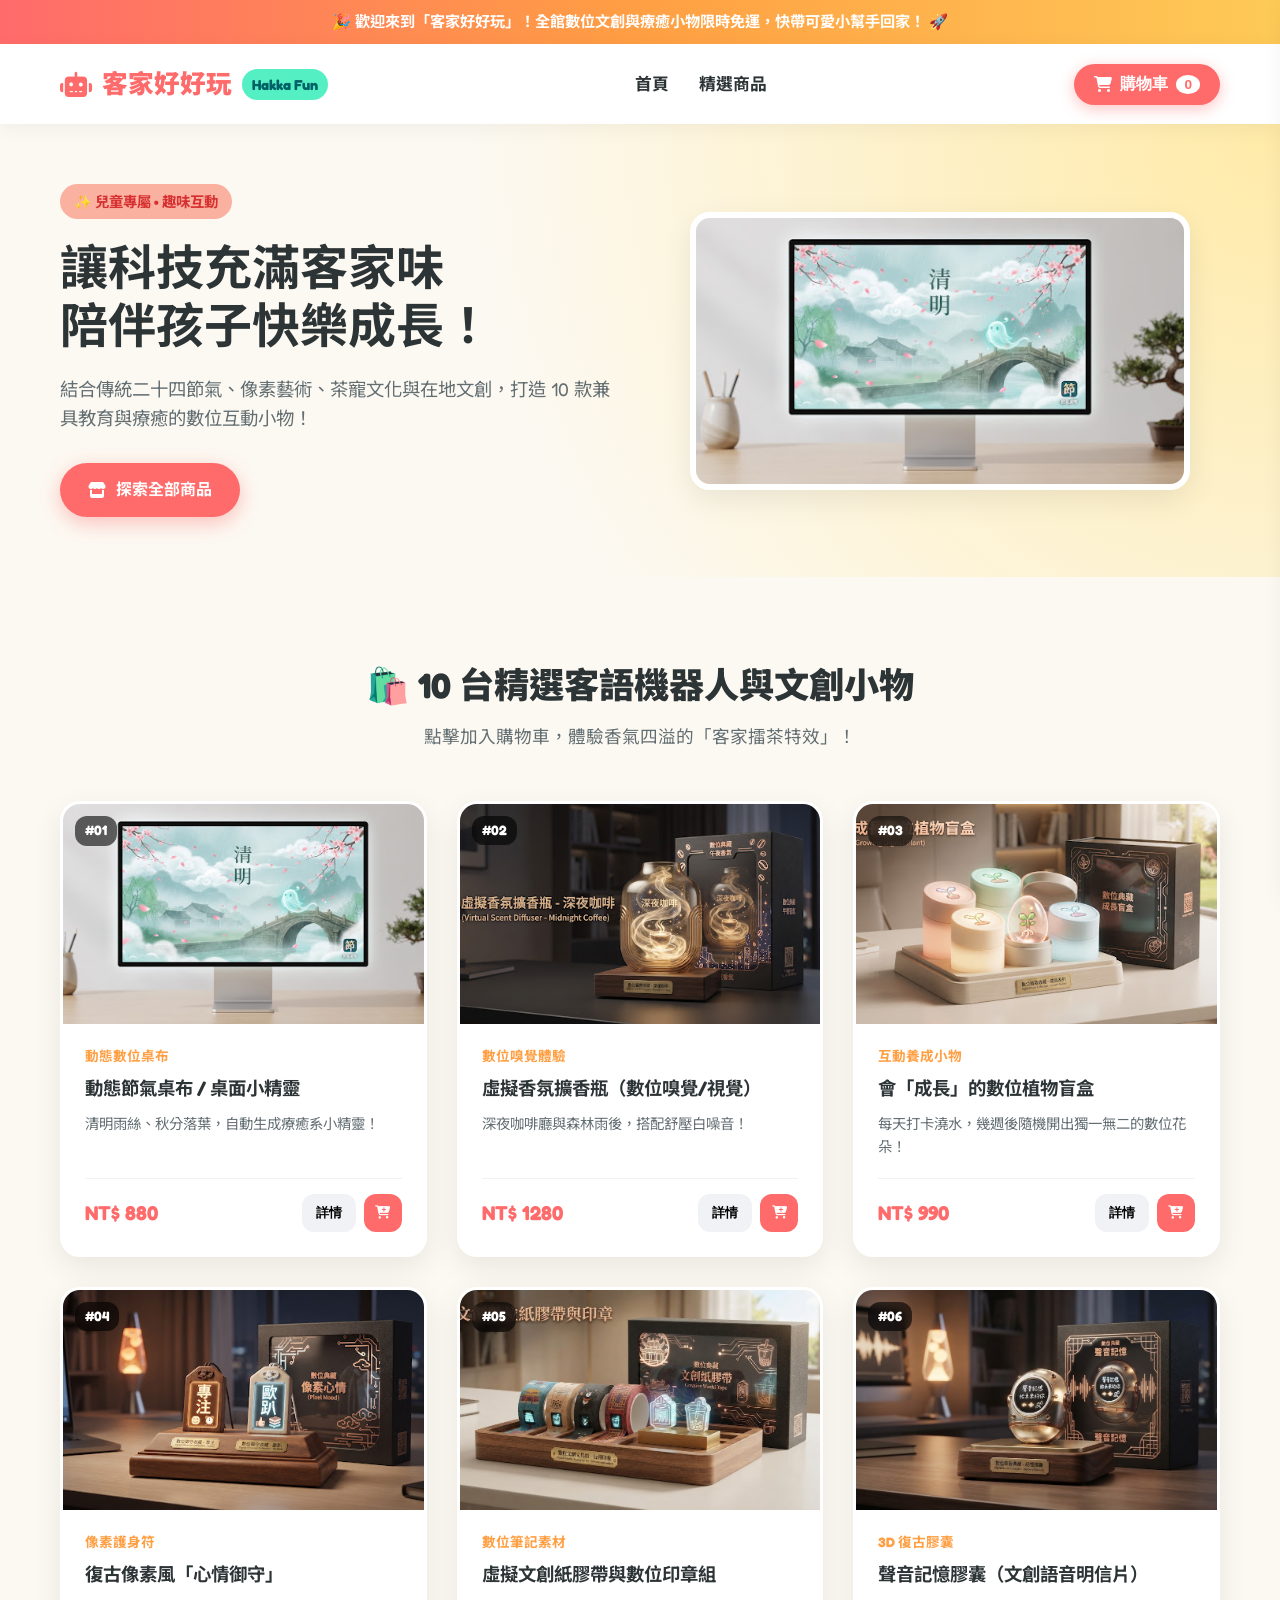
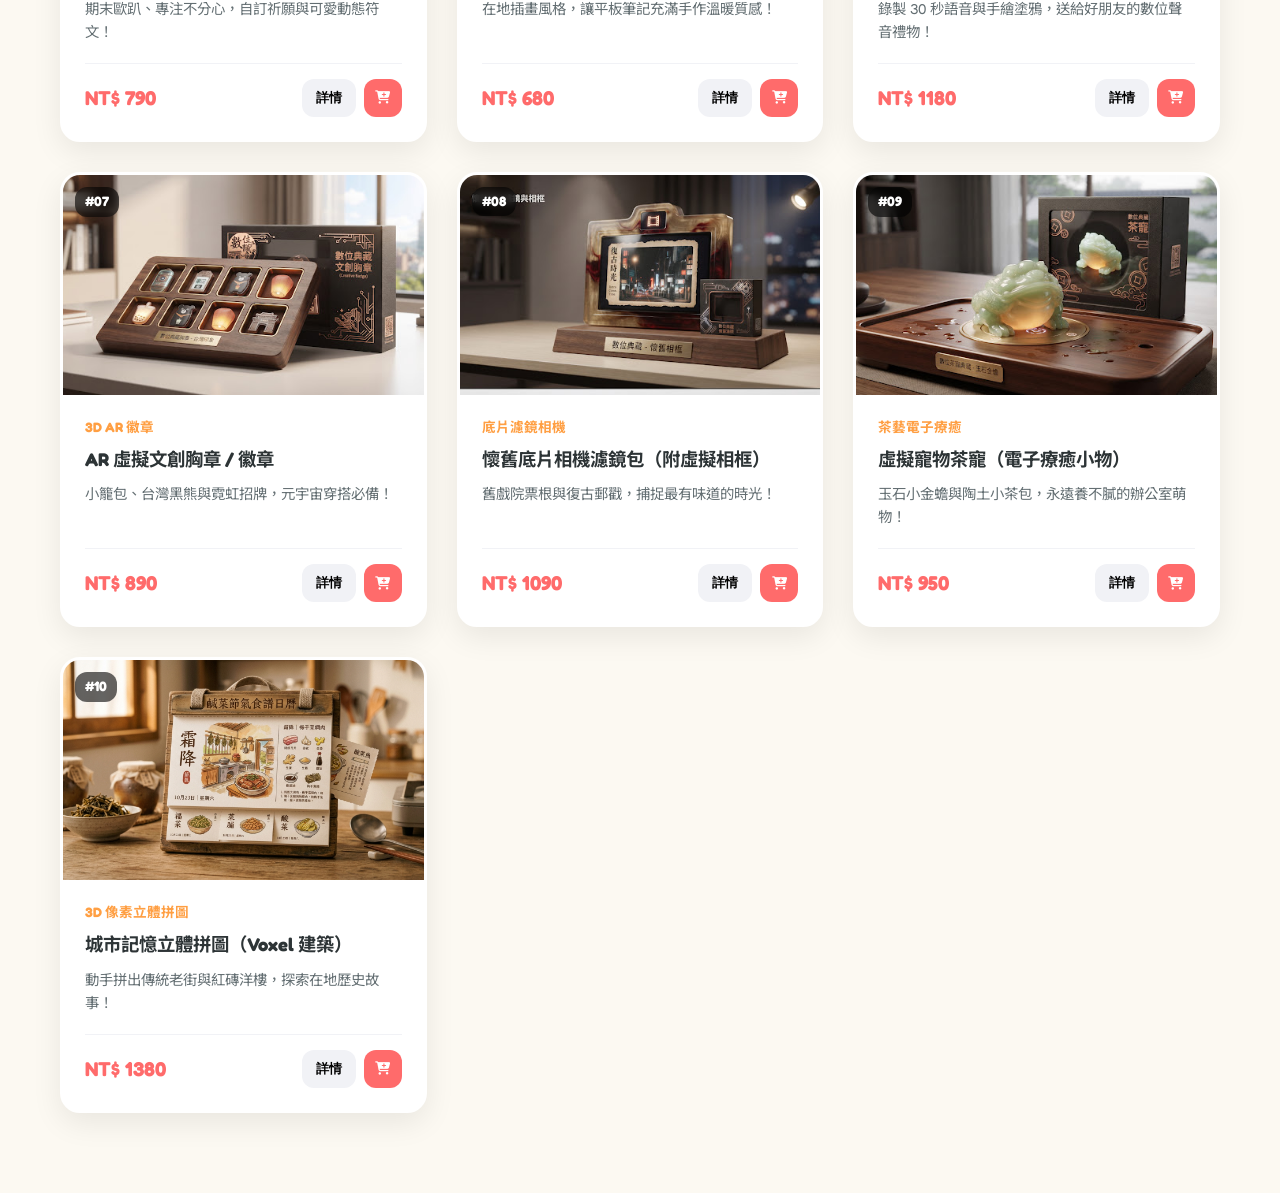
<file: js.html>
<!DOCTYPE html>
<html lang="zh-TW">
<head>
    <meta charset="UTF-8">
    <meta name="viewport" content="width=device-width, initial-scale=1.0">
    <title>客家好好玩 - 兒童數位文創專賣店</title>
    <!-- 引入 Google Fonts 與 FontAwesome 圖示 -->
    <link href="https://fonts.googleapis.com/css2?family=Fredoka:wght@400;600&family=Noto+Sans+TC:wght@400;700;900&display=swap" rel="stylesheet">
    <link rel="stylesheet" href="https://cdnjs.cloudflare.com/ajax/libs/font-awesome/6.4.0/css/all.min.css">
    
    <style>
        /* ------------------------------------------------ */
        /* 🎨 溫暖柔和的底色設定 (#fcf9f2)                   */
        /* ------------------------------------------------ */
        :root {
            --primary-color: #ff6b6b;
            --secondary-color: #ff9f43;
            --accent-color: #1dd1a1;
            --mint-color: #55efc4;
            --bg-color: #fcf9f2; 
            --card-bg: #ffffff;
            --text-color: #2d3436;
            --text-light: #636e72;
            --border-radius: 20px;
            --box-shadow: 0 10px 30px rgba(0, 0, 0, 0.08);
            --transition: all 0.3s cubic-bezier(0.4, 0, 0.2, 1);
        }

        * {
            margin: 0;
            padding: 0;
            box-sizing: border-box;
        }

        html {
            scroll-behavior: smooth;
        }

        body {
            font-family: 'Fredoka', 'Noto Sans TC', sans-serif;
            background-color: var(--bg-color);
            color: var(--text-color);
            line-height: 1.6;
            overflow-x: hidden;
        }

        .container {
            max-width: 1200px;
            margin: 0 auto;
            padding: 0 20px;
        }

        /* 頂部宣傳橫幅 */
        .top-banner {
            background: linear-gradient(90deg, #ff6b6b, #ff9f43, #feca57);
            color: white;
            text-align: center;
            padding: 10px 15px;
            font-size: 0.95rem;
            font-weight: 700;
        }

        /* 導覽列 */
        .navbar {
            background: rgba(255, 255, 255, 0.95);
            backdrop-filter: blur(10px);
            position: sticky;
            top: 0;
            z-index: 1000;
            box-shadow: 0 4px 20px rgba(0,0,0,0.05);
        }

        .nav-container {
            display: flex;
            justify-content: space-between;
            align-items: center;
            height: 80px;
        }

        .logo {
            font-size: 1.6rem;
            font-weight: 900;
            color: var(--primary-color);
            text-decoration: none;
            display: flex;
            align-items: center;
            gap: 10px;
        }

        .logo span {
            font-size: 0.9rem;
            background: var(--mint-color);
            color: #006266;
            padding: 4px 10px;
            border-radius: 20px;
        }

        .nav-links {
            display: flex;
            gap: 30px;
        }

        .nav-links a {
            text-decoration: none;
            color: var(--text-color);
            font-weight: 700;
            font-size: 1.05rem;
            transition: var(--transition);
        }

        .nav-links a:hover {
            color: var(--primary-color);
        }

        .cart-btn {
            background: var(--primary-color);
            color: white;
            border: none;
            padding: 10px 20px;
            border-radius: 30px;
            font-weight: 700;
            font-size: 1rem;
            cursor: pointer;
            display: flex;
            align-items: center;
            gap: 8px;
            box-shadow: 0 4px 15px rgba(255, 107, 107, 0.4);
            transition: var(--transition);
        }

        .cart-btn:hover {
            transform: translateY(-2px);
            background: #ff5252;
        }

        .cart-badge {
            background: white;
            color: var(--primary-color);
            padding: 2px 8px;
            border-radius: 50%;
            font-size: 0.85rem;
        }

        /* Hero 區塊 */
        .hero {
            padding: 60px 0;
            background: radial-gradient(circle at top right, #ffeaa7 0%, var(--bg-color) 60%);
        }

        .hero-content {
            display: grid;
            grid-template-columns: 1fr 1fr;
            align-items: center;
            gap: 40px;
        }

        .badge-tag {
            display: inline-block;
            background: #fab1a0;
            color: #d63031;
            padding: 6px 14px;
            border-radius: 20px;
            font-weight: 700;
            font-size: 0.9rem;
            margin-bottom: 20px;
        }

        .hero-text h1 {
            font-size: 3rem;
            line-height: 1.2;
            margin-bottom: 20px;
        }

        .hero-text p {
            font-size: 1.15rem;
            color: var(--text-light);
            margin-bottom: 30px;
        }

        .btn {
            padding: 14px 28px;
            border-radius: 30px;
            font-weight: 700;
            text-decoration: none;
            display: inline-flex;
            align-items: center;
            gap: 10px;
            transition: var(--transition);
            cursor: pointer;
            border: none;
            font-size: 1rem;
        }

        .btn-primary {
            background: var(--primary-color);
            color: white;
            box-shadow: 0 6px 20px rgba(255, 107, 107, 0.4);
        }

        .btn-primary:hover {
            background: #ff5252;
            transform: translateY(-3px);
        }

        .hero-image {
            display: flex;
            justify-content: center;
        }

        .hero-main-img {
            width: 100%;
            max-width: 500px;
            border-radius: var(--border-radius);
            box-shadow: var(--box-shadow);
            border: 6px solid white;
        }

        /* 商品展示區 */
        .products-section {
            padding: 80px 0;
            background-color: var(--bg-color);
        }

        .section-title {
            text-align: center;
            font-size: 2.2rem;
            margin-bottom: 10px;
            font-weight: 900;
        }

        .section-subtitle {
            text-align: center;
            color: var(--text-light);
            font-size: 1.1rem;
            margin-bottom: 50px;
        }

        .product-grid {
            display: grid;
            grid-template-columns: repeat(auto-fit, minmax(280px, 1fr));
            gap: 30px;
        }

        .product-card {
            background: var(--card-bg);
            border-radius: var(--border-radius);
            overflow: hidden;
            box-shadow: var(--box-shadow);
            transition: var(--transition);
            display: flex;
            flex-direction: column;
            border: 3px solid #fff;
        }

        .product-card:hover {
            transform: translateY(-8px);
            box-shadow: 0 15px 35px rgba(0, 0, 0, 0.12);
        }

        .product-img-box {
            position: relative;
            height: 220px;
            overflow: hidden;
            background: #dfe6e9;
        }

        .product-img-box img {
            width: 100%;
            height: 100%;
            object-fit: cover;
            transition: transform 0.5s ease;
        }

        .product-card:hover .product-img-box img {
            transform: scale(1.05);
        }

        .product-num-tag {
            position: absolute;
            top: 12px;
            left: 12px;
            background: rgba(0, 0, 0, 0.6);
            backdrop-filter: blur(5px);
            color: white;
            padding: 4px 10px;
            border-radius: 12px;
            font-weight: 700;
            font-size: 0.85rem;
        }

        .product-info {
            padding: 22px;
            display: flex;
            flex-direction: column;
            flex-grow: 1;
        }

        .product-category {
            font-size: 0.85rem;
            color: var(--secondary-color);
            font-weight: 700;
            margin-bottom: 6px;
        }

        .product-title {
            font-size: 1.15rem;
            font-weight: 700;
            margin-bottom: 8px;
        }

        .product-slogan {
            font-size: 0.9rem;
            color: var(--text-light);
            margin-bottom: 20px;
            flex-grow: 1;
        }

        .product-footer {
            display: flex;
            justify-content: space-between;
            align-items: center;
            border-top: 1px solid #f1f2f6;
            padding-top: 15px;
        }

        .product-price {
            font-size: 1.25rem;
            font-weight: 900;
            color: var(--primary-color);
        }

        .product-btn-group {
            display: flex;
            gap: 8px;
        }

        .btn-detail {
            background: #f1f2f6;
            border: none;
            padding: 8px 14px;
            border-radius: 12px;
            font-weight: 700;
            cursor: pointer;
            transition: var(--transition);
        }

        .btn-add-cart {
            background: var(--primary-color);
            color: white;
            border: none;
            width: 38px;
            height: 38px;
            border-radius: 12px;
            display: flex;
            align-items: center;
            justify-content: center;
            cursor: pointer;
            transition: var(--transition);
        }

        .btn-add-cart:hover {
            background: #ff5252;
            transform: scale(1.05);
        }

        /* ------------------------------------------------ */
        /* 🍵 客家擂茶特效動畫與粒子樣式                      */
        /* ------------------------------------------------ */
        .lei-cha-particle {
            position: fixed !important;
            font-size: 1.6rem !important;
            pointer-events: none !important;
            z-index: 99999 !important;
            animation: leiChaExplode 0.8s cubic-bezier(0.1, 0.8, 0.3, 1) forwards !important;
        }

        @keyframes leiChaExplode {
            0% {
                transform: translate(0, 0) scale(0.4) rotate(0deg);
                opacity: 1;
            }
            100% {
                transform: translate(var(--tx), var(--ty)) scale(1.5) rotate(360deg);
                opacity: 0;
            }
        }

        .lei-cha-toast-msg {
            position: fixed !important;
            background: linear-gradient(135deg, #00b894, #55efc4) !important;
            color: #004d40 !important;
            padding: 10px 18px !important;
            border-radius: 25px !important;
            font-weight: 900 !important;
            font-size: 1rem !important;
            box-shadow: 0 10px 30px rgba(0, 184, 148, 0.4) !important;
            z-index: 100000 !important;
            pointer-events: none !important;
            animation: leiChaFloatUp 1.2s ease-out forwards !important;
        }

        @keyframes leiChaFloatUp {
            0% {
                transform: translateY(0) scale(0.7);
                opacity: 0;
            }
            20% {
                transform: translateY(-20px) scale(1.1);
                opacity: 1;
            }
            80% {
                transform: translateY(-50px) scale(1);
                opacity: 1;
            }
            100% {
                transform: translateY(-80px) scale(0.9);
                opacity: 0;
            }
        }

        /* 購物車抽屜側邊欄 */
        .cart-drawer {
            position: fixed;
            top: 0;
            right: -400px;
            width: 380px;
            height: 100%;
            background: white;
            z-index: 2000;
            box-shadow: -5px 0 30px rgba(0,0,0,0.15);
            transition: right 0.4s cubic-bezier(0.4, 0, 0.2, 1);
            display: flex;
            flex-direction: column;
        }

        .cart-drawer.open { right: 0; }

        .cart-overlay {
            position: fixed;
            top: 0; left: 0; width: 100%; height: 100%;
            background: rgba(0,0,0,0.5);
            z-index: 1500;
            opacity: 0; visibility: hidden;
            transition: var(--transition);
        }
        .cart-overlay.open { opacity: 1; visibility: visible; }

        .cart-header {
            padding: 20px;
            border-bottom: 1px solid #f1f2f6;
            display: flex;
            justify-content: space-between;
            align-items: center;
        }

        .close-cart-btn {
            background: none; border: none; font-size: 1.3rem; cursor: pointer;
        }

        .cart-items { padding: 20px; flex-grow: 1; overflow-y: auto; }
        .empty-cart-msg { text-align: center; color: var(--text-light); margin-top: 50px; }

        .cart-item {
            display: flex; align-items: center; gap: 15px;
            margin-bottom: 15px; padding-bottom: 15px; border-bottom: 1px solid #f1f2f6;
        }
        .cart-item img { width: 65px; height: 65px; object-fit: cover; border-radius: 12px; }
        .cart-item-info { flex-grow: 1; }
        .cart-item-info h4 { font-size: 0.95rem; margin-bottom: 4px; }
        .cart-item-info p { color: var(--primary-color); font-weight: 700; font-size: 0.9rem; }

        .cart-footer { padding: 20px; border-top: 1px solid #f1f2f6; background: #f8f9fa; }
        .cart-total { display: flex; justify-content: space-between; font-size: 1.1rem; font-weight: 700; margin-bottom: 15px; }
        .checkout-btn {
            width: 100%; background: var(--accent-color); color: #006266;
            border: none; padding: 14px; border-radius: 14px; font-weight: 700; cursor: pointer;
        }

        /* 彈跳視窗 Modal */
        .modal {
            position: fixed; top: 0; left: 0; width: 100%; height: 100%;
            background: rgba(0,0,0,0.6); backdrop-filter: blur(5px);
            z-index: 3000; display: none; align-items: center; justify-content: center; padding: 20px;
        }
        .modal-content {
            background: white; max-width: 800px; width: 100%; border-radius: var(--border-radius); overflow: hidden; position: relative;
        }
        .modal-close {
            position: absolute; top: 15px; right: 15px; background: rgba(0,0,0,0.1); border: none;
            width: 36px; height: 36px; border-radius: 50%; cursor: pointer; z-index: 10;
        }
        .modal-body { display: grid; grid-template-columns: 1fr 1fr; max-height: 80vh; overflow-y: auto; }
        .modal-img-box img { width: 100%; height: 100%; object-fit: cover; }
        .modal-details { padding: 30px; display: flex; flex-direction: column; justify-content: center; }

        @media (max-width: 768px) {
            .hero-content, .modal-body { grid-template-columns: 1fr; }
            .nav-links { display: none; }
            .cart-drawer { width: 100%; right: -100%; }
        }
    </style>
</head>
<body>

    <div class="top-banner">
        🎉 歡迎來到「客家好好玩」！全館數位文創與療癒小物限時免運，快帶可愛小幫手回家！ 🚀
    </div>

    <header class="navbar">
        <div class="container nav-container">
            <a href="#" class="logo">
                <i class="fa-solid fa-robot"></i> 客家好好玩 <span>Hakka Fun</span>
            </a>
            <nav class="nav-links">
                <a href="#hero">首頁</a>
                <a href="#products">精選商品</a>
            </nav>
            <div class="nav-actions">
                <button class="cart-btn" id="cartToggleBtn">
                    <i class="fa-solid fa-cart-shopping"></i> 購物車 <span class="cart-badge" id="cartCount">0</span>
                </button>
            </div>
        </div>
    </header>

    <section class="hero" id="hero">
        <div class="container hero-content">
            <div class="hero-text">
                <span class="badge-tag">✨ 兒童專屬 • 趣味互動</span>
                <h1>讓科技充滿客家味<br>陪伴孩子快樂成長！</h1>
                <p>結合傳統二十四節氣、像素藝術、茶寵文化與在地文創，打造 10 款兼具教育與療癒的數位互動小物！</p>
                <div class="hero-btns">
                    <a href="#products" class="btn btn-primary"><i class="fa-solid fa-store"></i> 探索全部商品</a>
                </div>
            </div>
            <div class="hero-image">
                <img src="images/01.jpg" alt="主視覺" class="hero-main-img" onerror="this.src='https://images.unsplash.com/photo-1618005182384-a83a8bd57fbe?w=600&auto=format&fit=crop&q=60'">
            </div>
        </div>
    </section>

    <section class="products-section" id="products">
        <div class="container">
            <h2 class="section-title">🛍️ 10 台精選客語機器人與文創小物</h2>
            <p class="section-subtitle">點擊加入購物車，體驗香氣四溢的「客家擂茶特效」！</p>
            <div class="product-grid" id="productGrid"></div>
        </div>
    </section>

    <!-- 購物車抽屜 -->
    <div class="cart-drawer" id="cartDrawer">
        <div class="cart-header">
            <h3><i class="fa-solid fa-cart-shopping"></i> 您的專屬購物車</h3>
            <button class="close-cart-btn" id="closeCartBtn"><i class="fa-solid fa-xmark"></i></button>
        </div>
        <div class="cart-items" id="cartItemsContainer">
            <div class="empty-cart-msg">購物車目前是空的唷！</div>
        </div>
        <div class="cart-footer">
            <div class="cart-total">
                <span>總計金額：</span>
                <span id="cartTotalPrice">NT$ 0</span>
            </div>
            <button class="checkout-btn" onclick="alert('🎉 感謝您的訂購！')">前往結帳</button>
        </div>
    </div>
    <div class="cart-overlay" id="cartOverlay"></div>

    <!-- 彈跳視窗 Modal -->
    <div class="modal" id="productModal">
        <div class="modal-content">
            <button class="modal-close" onclick="closeModal()"><i class="fa-solid fa-xmark"></i></button>
            <div class="modal-body" id="modalBodyContent"></div>
        </div>
    </div>

    <!-- JavaScript 互動邏輯與 10 張圖片對應 -->
    <script>
        const products = [
            { id: 1, number: "01", name: "動態節氣桌布 / 桌面小精靈", category: "動態數位桌布", price: 880, image: "images/01.jpg", slogan: "清明雨絲、秋分落葉，自動生成療癒系小精靈！", description: "結合台灣與東方傳統二十四節氣的動態數位桌布，隨著氣候自動生成療癒系微景觀。", appScene: "電腦, 手機螢幕動態背景。" },
            { id: 2, number: "02", name: "虛擬香氛擴香瓶（數位嗅覺/視覺）", category: "數位嗅覺體驗", price: 1280, image: "images/02.jpg", slogan: "深夜咖啡廳與森林雨後，搭配舒壓白噪音！", description: "視覺上呈現會緩慢冒出虛擬蒸氣、隨著光影流動的玻璃擴香瓶。", appScene: "專注軟體背景, 線上自習室裝飾。" },
            { id: 3, number: "03", name: "會「成長」的數位植物盲盒", category: "互動養成小物", price: 990, image: "images/03.jpg", slogan: "每天打卡澆水，幾週後隨機開出獨一無二的數位花朵！", description: "使用者認養虛擬文創植物，靠每天在數位手帳打卡來澆水施肥。", appScene: "數位手帳 App 內的互動小物。" },
            { id: 4, number: "04", name: "復古像素風「心情御守」", category: "像素護身符", price: 790, image: "images/04.jpg", slogan: "期末歐趴、專注不分心，自訂祈願與可愛動態符文！", description: "採用懷舊像素藝術風格製作的數位護身符（御守）。", appScene: "社群個人檔案裝飾, 手機桌面小工具。" },
            { id: 5, number: "05", name: "虛擬文創紙膠帶與數位印章組", category: "數位筆記素材", price: 680, image: "images/05.jpg", slogan: "在地插畫風格，讓平板筆記充滿手作溫暖質感！", description: "專為數位手帳或電子筆記設計的文創素材組。", appScene: "GoodNotes, Notability 筆記軟體。" },
            { id: 6, number: "06", name: "聲音記憶膠囊（文創語音明信片）", category: "3D 復古膠囊", price: 1180, image: "images/06.jpg", slogan: "錄製 30 秒語音與手繪塗鴉，送給好朋友的數位聲音禮物！", description: "一個外型精緻的 3D 復古膠囊模型，點開可錄製或播放語音。", appScene: "數位卡片, 節慶祝福互動網頁。" },
            { id: 7, number: "07", name: "AR 虛擬文創胸章 / 徽章", category: "3D AR 徽章", price: 890, image: "images/07.jpg", slogan: "小籠包、台灣黑熊與霓虹招牌，元宇宙穿搭必備！", description: "設計一系列具有台灣在地特色的 3D 徽章。", appScene: "社群限時動態濾鏡, 虛擬世界穿搭。" },
            { id: 8, number: "08", name: "懷舊底片相機濾鏡包（附虛擬相框）", category: "底片濾鏡相機", price: 1090, image: "images/08.jpg", slogan: "舊戲院票根與復古郵戳，捕捉最有味道的時光！", description: "模擬古早味底片機操作介面的數位濾鏡。", appScene: "社群拍照 App, 日常紀錄。" },
            { id: 9, number: "09", name: "虛擬寵物茶寵（電子療癒小物）", category: "茶藝電子療癒", price: 950, image: "images/09.jpg", slogan: "玉石小金蟾與陶土小茶包，永遠養不膩的辦公室萌物！", description: "靈感來自茶藝文化中的茶寵，點擊會變換光澤。", appScene: "辦公室族群的桌面療癒小物。" },
            { id: 10, number: "10", name: "城市記憶立體拼圖（Voxel 建築）", category: "3D 像素立體拼圖", price: 1380, image: "images/10.jpg", slogan: "動手拼出傳統老街與紅磚洋樓，探索在地歷史故事！", description: "將在地特色老建築轉化為 3D 數位方塊拼圖。", appScene: "文創觀光推廣, 互動教育小遊戲。" }
        ];

        let cart = [];

        const productGrid = document.getElementById('productGrid');
        const cartToggleBtn = document.getElementById('cartToggleBtn');
        const cartDrawer = document.getElementById('cartDrawer');
        const cartOverlay = document.getElementById('cartOverlay');
        const closeCartBtn = document.getElementById('closeCartBtn');
        const cartCount = document.getElementById('cartCount');
        const cartItemsContainer = document.getElementById('cartItemsContainer');
        const cartTotalPrice = document.getElementById('cartTotalPrice');
        
        const productModal = document.getElementById('productModal');
        const modalBodyContent = document.getElementById('modalBodyContent');

        function renderProducts() {
            productGrid.innerHTML = '';
            products.forEach(p => {
                const card = document.createElement('div');
                card.className = 'product-card';
                card.innerHTML = `
                    <div class="product-img-box">
                        <span class="product-num-tag">#${p.number}</span>
                        <img src="${p.image}" alt="${p.name}" onerror="this.src='https://images.unsplash.com/photo-1618005182384-a83a8bd57fbe?w=600&auto=format&fit=crop&q=60'">
                    </div>
                    <div class="product-info">
                        <span class="product-category">${p.category}</span>
                        <h3 class="product-title">${p.name}</h3>
                        <p class="product-slogan">${p.slogan}</p>
                        <div class="product-footer">
                            <span class="product-price">NT$ ${p.price}</span>
                            <div class="product-btn-group">
                                <button class="btn-detail" onclick="openModal(${p.id})">詳情</button>
                                <button class="btn-add-cart" onclick="triggerLeiChaEffect(event); addToCart(${p.id})"><i class="fa-solid fa-cart-plus"></i></button>
                            </div>
                        </div>
                    </div>
                `;
                productGrid.appendChild(card);
            });
        }

        window.openModal = function(id) {
            const p = products.find(item => item.id === id);
            if (!p) return;

            modalBodyContent.innerHTML = `
                <div class="modal-img-box">
                    <img src="${p.image}" alt="${p.name}" onerror="this.src='https://images.unsplash.com/photo-1618005182384-a83a8bd57fbe?w=600&auto=format&fit=crop&q=60'">
                </div>
                <div class="modal-details">
                    <span class="product-category">編號 #${p.number} | ${p.category}</span>
                    <h2>${p.name}</h2>
                    <p style="color: var(--secondary-color); font-weight: 700; margin-bottom: 15px;">"${p.slogan}"</p>
                    <div style="background: var(--bg-color); padding: 15px; border-radius: 12px; margin-bottom: 20px;">
                        <h4>💡 概念特色：</h4>
                        <p style="font-size: 0.9rem; color: var(--text-light);">${p.description}</p>
                        <h4 style="margin-top: 10px;">🎯 應用場景：</h4>
                        <p style="font-size: 0.9rem; color: var(--text-light);">${p.appScene}</p>
                    </div>
                    <div style="display: flex; justify-content: space-between; align-items: center;">
                        <span class="product-price">NT$ ${p.price}</span>
                        <button class="btn btn-primary" onclick="triggerLeiChaEffect(event); addToCart(${p.id}); closeModal();"><i class="fa-solid fa-cart-plus"></i> 立即購買</button>
                    </div>
                </div>
            `;
            productModal.style.display = 'flex';
        }

        window.closeModal = function() {
            productModal.style.display = 'none';
        }

        // 🍵 客家擂茶特效函數 (點擊按鈕位置噴發茶葉、花生、芝麻粒子)
        function triggerLeiChaEffect(event) {
            const btn = event.currentTarget;
            const rect = btn.getBoundingClientRect();
            const x = rect.left + rect.width / 2;
            const y = rect.top + rect.height / 2;

            const leiChaSymbols = ['🍵', '🍃', '🥜', '🫘', '✨', '🌿'];
            const particleCount = 16;

            for (let i = 0; i < particleCount; i++) {
                const particle = document.createElement('div');
                particle.className = 'lei-cha-particle';
                particle.textContent = leiChaSymbols[Math.floor(Math.random() * leiChaSymbols.length)];
                
                const angle = Math.random() * Math.PI * 2;
                const distance = 50 + Math.random() * 100;
                const tx = Math.cos(angle) * distance;
                const ty = Math.sin(angle) * distance - 50;

                particle.style.left = `${x}px`;
                particle.style.top = `${y}px`;
                particle.style.setProperty('--tx', `${tx}px`);
                particle.style.setProperty('--ty', `${ty}px`);
                particle.style.animationDuration = `${0.6 + Math.random() * 0.4}s`;

                document.body.appendChild(particle);
                setTimeout(() => particle.remove(), 1000);
            }

            const floatText = document.createElement('div');
            floatText.className = 'lei-cha-toast-msg';
            floatText.innerHTML = '🍵 客家擂茶香氣爆發！好茶入袋！';
            floatText.style.left = `${x - 90}px`;
            floatText.style.top = `${y - 60}px`;
            document.body.appendChild(floatText);

            setTimeout(() => floatText.remove(), 1200);
        }

        window.addToCart = function(id) {
            const p = products.find(item => item.id === id);
            const existingItem = cart.find(item => item.id === id);

            if (existingItem) {
                existingItem.quantity += 1;
            } else {
                cart.push({ ...p, quantity: 1 });
            }
            updateCartUI();
        }

        function updateCartUI() {
            const totalCount = cart.reduce((sum, item) => sum + item.quantity, 0);
            cartCount.textContent = totalCount;

            if (cart.length === 0) {
                cartItemsContainer.innerHTML = `<div class="empty-cart-msg">購物車目前是空的唷！</div>`;
                cartTotalPrice.textContent = `NT$ 0`;
                return;
            }

            cartItemsContainer.innerHTML = '';
            let totalPrice = 0;
            cart.forEach(item => {
                totalPrice += item.price * item.quantity;
                cartItemsContainer.innerHTML += `
                    <div class="cart-item">
                        <img src="${item.image}" alt="${item.name}">
                        <div class="cart-item-info">
                            <h4>${item.name}</h4>
                            <p>NT$ ${item.price} x ${item.quantity}</p>
                        </div>
                    </div>
                `;
            });
            cartTotalPrice.textContent = `NT$ ${totalPrice}`;
        }

        cartToggleBtn.addEventListener('click', () => {
            cartDrawer.classList.add('open');
            cartOverlay.classList.add('open');
        });

        function closeCartDrawer() {
            cartDrawer.classList.remove('open');
            cartOverlay.classList.remove('open');
        }
        closeCartBtn.addEventListener('click', closeCartDrawer);
        cartOverlay.addEventListener('click', closeCartDrawer);

        window.addEventListener('DOMContentLoaded', renderProducts);
    </script>
</body>
</html>
</file>
